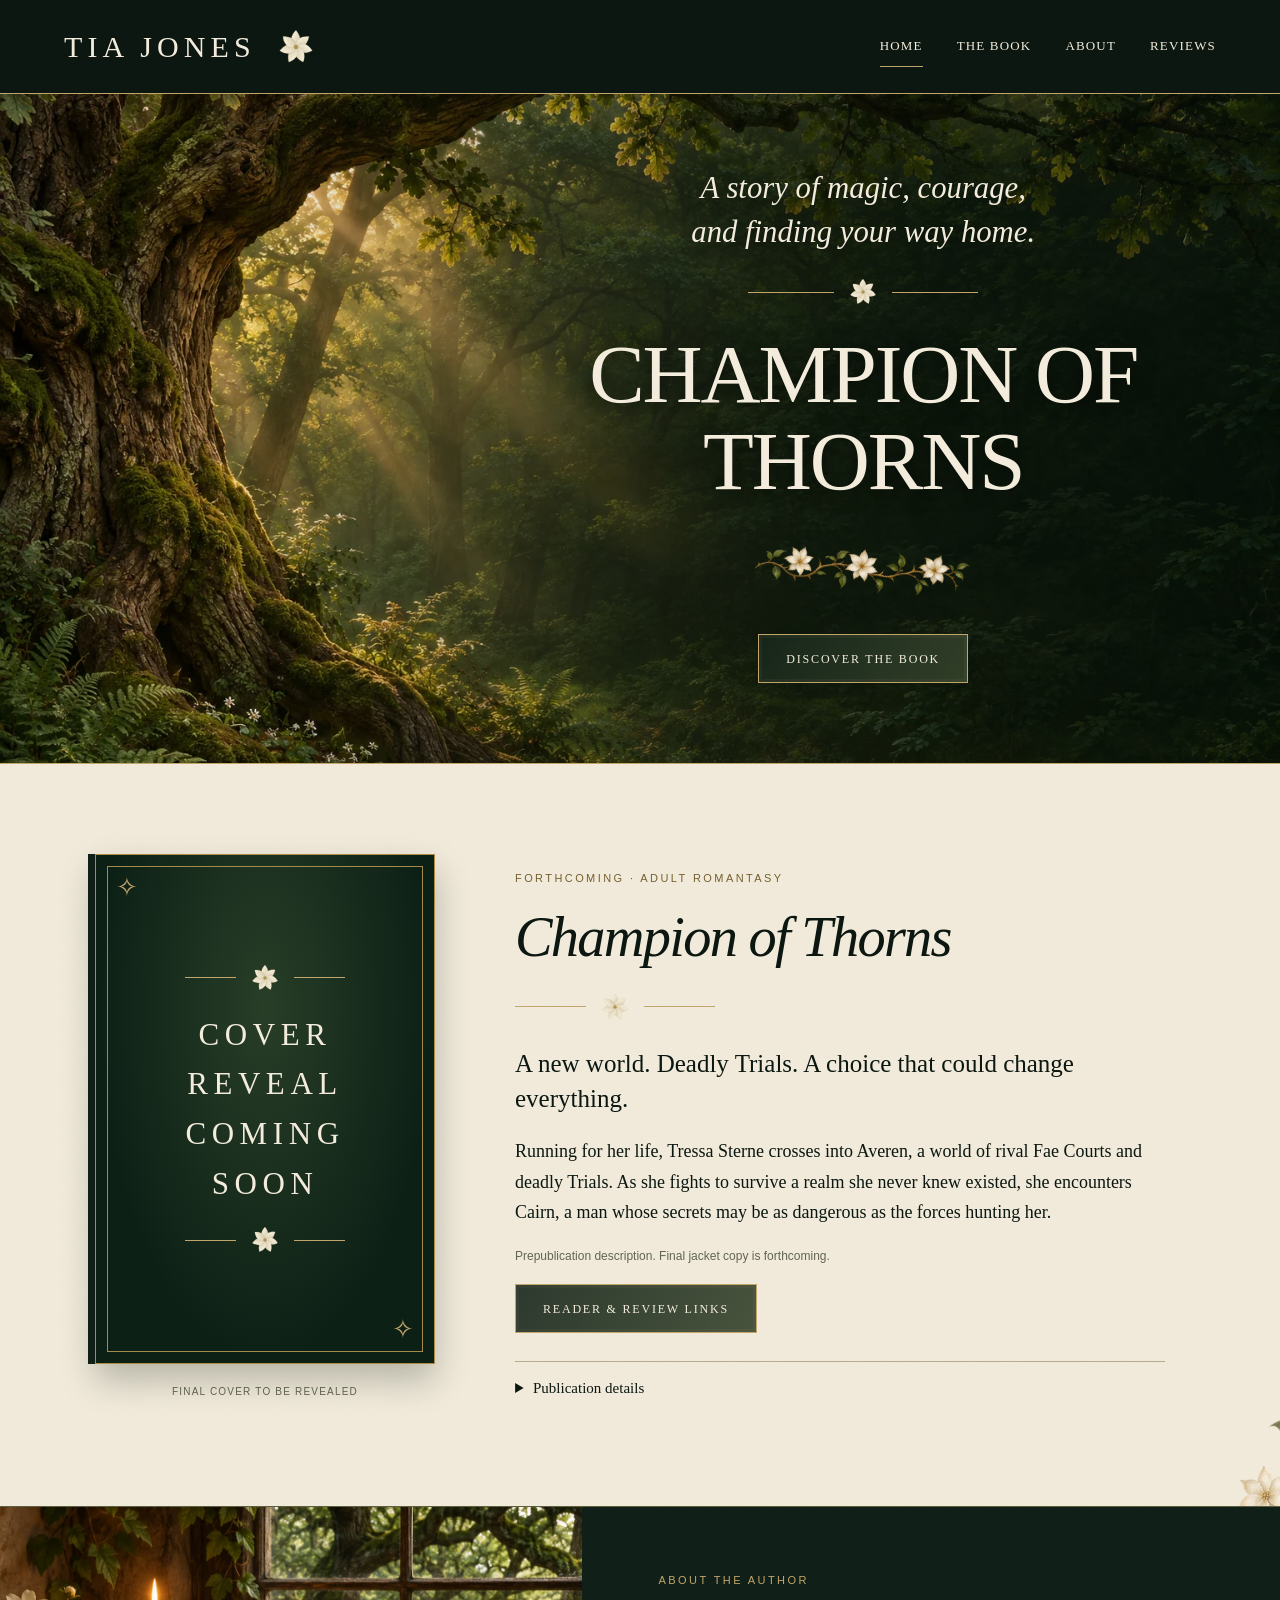
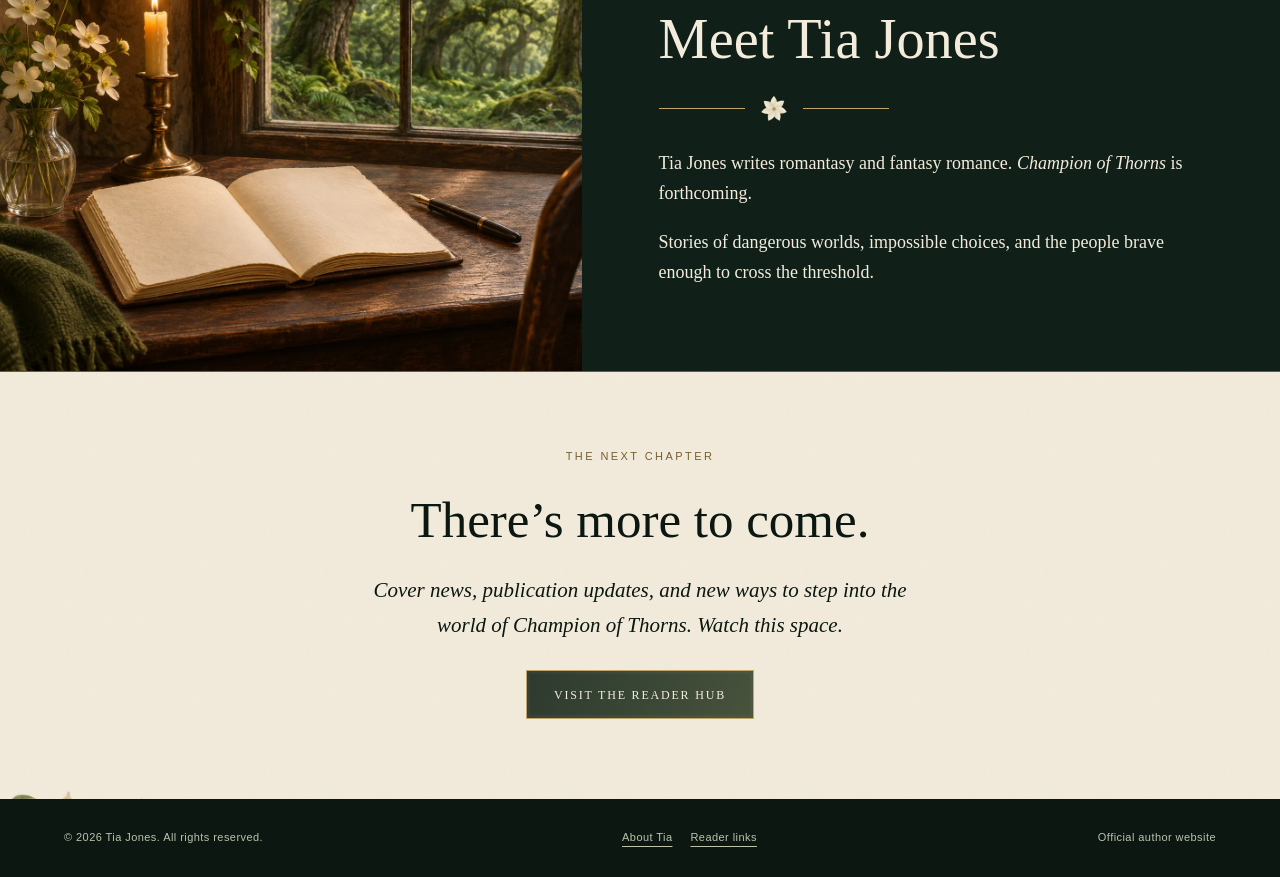
<file: index.html>
<!doctype html>
<html lang="en">
<head>
<meta charset="utf-8"><meta name="viewport" content="width=device-width,initial-scale=1">
<title>Tia Jones | Author of Champion of Thorns</title>
<meta name="description" content="Enter a world of rival Fae Courts, deadly Trials, and impossible choices. Discover Champion of Thorns, the forthcoming adult romantasy novel by Tia Jones.">
<link rel="canonical" href="https://tiajonesbooks.com/">
<link rel="icon" type="image/svg+xml" href="/assets/favicon.svg">
<link rel="stylesheet" href="/assets/site.css?v=20261113b">
<link rel="preload" as="image" href="/assets/enchanted-oak.webp">
<meta name="theme-color" content="#0b1710">
<meta property="og:title" content="Tia Jones | Champion of Thorns">
<meta property="og:description" content="A new world. Deadly Trials. A choice that could change everything.">
<meta property="og:type" content="website"><meta property="og:url" content="https://tiajonesbooks.com/">
<meta property="og:image" content="https://tiajonesbooks.com/assets/enchanted-oak.webp">
</head>
<body>
<a class="skip" href="#main">Skip to content</a>
<nav class="nav" aria-label="Main navigation"><a class="brand" href="/">TIA JONES<img src="/assets/flower.svg" width="36" height="36" alt=""></a><div class="links"><a href="/" aria-current="page">Home</a><a href="#champion-of-thorns">The book</a><a href="#about">About</a><a href="/reviews/">Reviews</a></div></nav>
<header class="hero"><div class="hero-content"><p class="tagline">A story of magic, courage,<br>and finding your way home.</p><div class="divider" aria-hidden="true"><img src="/assets/flower.svg" width="28" height="28" alt=""></div><h1>Champion of<span>Thorns</span></h1><img class="hero-branch" src="/assets/thorn-blossoms.webp" width="1774" height="887" alt=""><a class="button" href="#champion-of-thorns">Discover the book</a></div></header>
<main id="main">
<section class="paper" id="champion-of-thorns" aria-labelledby="book-heading"><img class="branch-corner" src="/assets/thorn-blossoms.webp" width="1774" height="887" loading="lazy" alt=""><div class="book"><div class="cover-wrap"><div class="cover" role="img" aria-label="Book cover placeholder. Cover reveal coming soon."><div class="divider" aria-hidden="true"><img src="/assets/flower.svg" width="28" height="28" alt=""></div><div class="cover-title">Cover<br>reveal<br>coming<br>soon</div><div class="divider" aria-hidden="true"><img src="/assets/flower.svg" width="28" height="28" alt=""></div></div><p class="cover-note">Final cover to be revealed</p></div>
<div class="book-copy"><p class="eyebrow">Forthcoming · Adult romantasy</p><h2 id="book-heading">Champion of Thorns</h2><div class="divider" aria-hidden="true"><img src="/assets/flower.svg" width="28" height="28" alt=""></div><p class="lede">A new world. Deadly Trials. A choice that could change everything.</p><p>Running for her life, Tressa Sterne crosses into Averen, a world of rival Fae Courts and deadly Trials. As she fights to survive a realm she never knew existed, she encounters Cairn, a man whose secrets may be as dangerous as the forces hunting her.</p><p class="fine">Prepublication description. Final jacket copy is forthcoming.</p><a class="button" href="/reviews/">Reader &amp; review links</a>
<details class="book-details"><summary>Publication details</summary><dl class="meta"><div><dt>Author</dt><dd>Tia Jones</dd></div><div><dt>Title</dt><dd>Champion of Thorns</dd></div><div><dt>Genre</dt><dd>Adult romantasy / fantasy romance</dd></div><div><dt>Language</dt><dd>English</dd></div><div><dt>Publication date</dt><dd>February 23, 2027 (tentative)</dd></div><div><dt>Status</dt><dd>Forthcoming</dd></div><div><dt>Publisher / imprint</dt><dd>To be announced</dd></div><div><dt>ISBN · Format · Page count</dt><dd>To be announced</dd></div></dl><p class="fine">Bibliographic details will be updated as the edition is finalized.</p></details>
</div></div></section>
<section class="about" id="about" aria-labelledby="about-heading"><img class="about-image" src="/assets/writers-window.webp" width="1536" height="1024" loading="lazy" alt="Atmospheric illustration of an open notebook beside a candlelit woodland window."><div class="about-copy"><p class="eyebrow">About the author</p><h2 id="about-heading">Meet Tia Jones</h2><div class="divider" aria-hidden="true"><img src="/assets/flower.svg" width="28" height="28" alt=""></div><p>Tia Jones writes romantasy and fantasy romance. <em>Champion of Thorns</em> is forthcoming.</p><p>Stories of dangerous worlds, impossible choices, and the people brave enough to cross the threshold.</p></div></section>
<section class="updates paper" aria-labelledby="updates-heading"><img class="branch-corner" src="/assets/thorn-blossoms.webp" width="1774" height="887" loading="lazy" alt=""><div class="inner"><p class="eyebrow">The next chapter</p><h2 id="updates-heading">There’s more to come.</h2><p>Cover news, publication updates, and new ways to step into the world of <em>Champion of Thorns</em>. Watch this space.</p><a class="button" href="/reviews/">Visit the reader hub</a></div></section>
</main>
<footer class="footer"><span>© 2026 Tia Jones. All rights reserved.</span><span><a href="#about">About Tia</a><a href="/reviews/">Reader links</a></span><span>Official author website</span></footer>
</body></html>
</file>
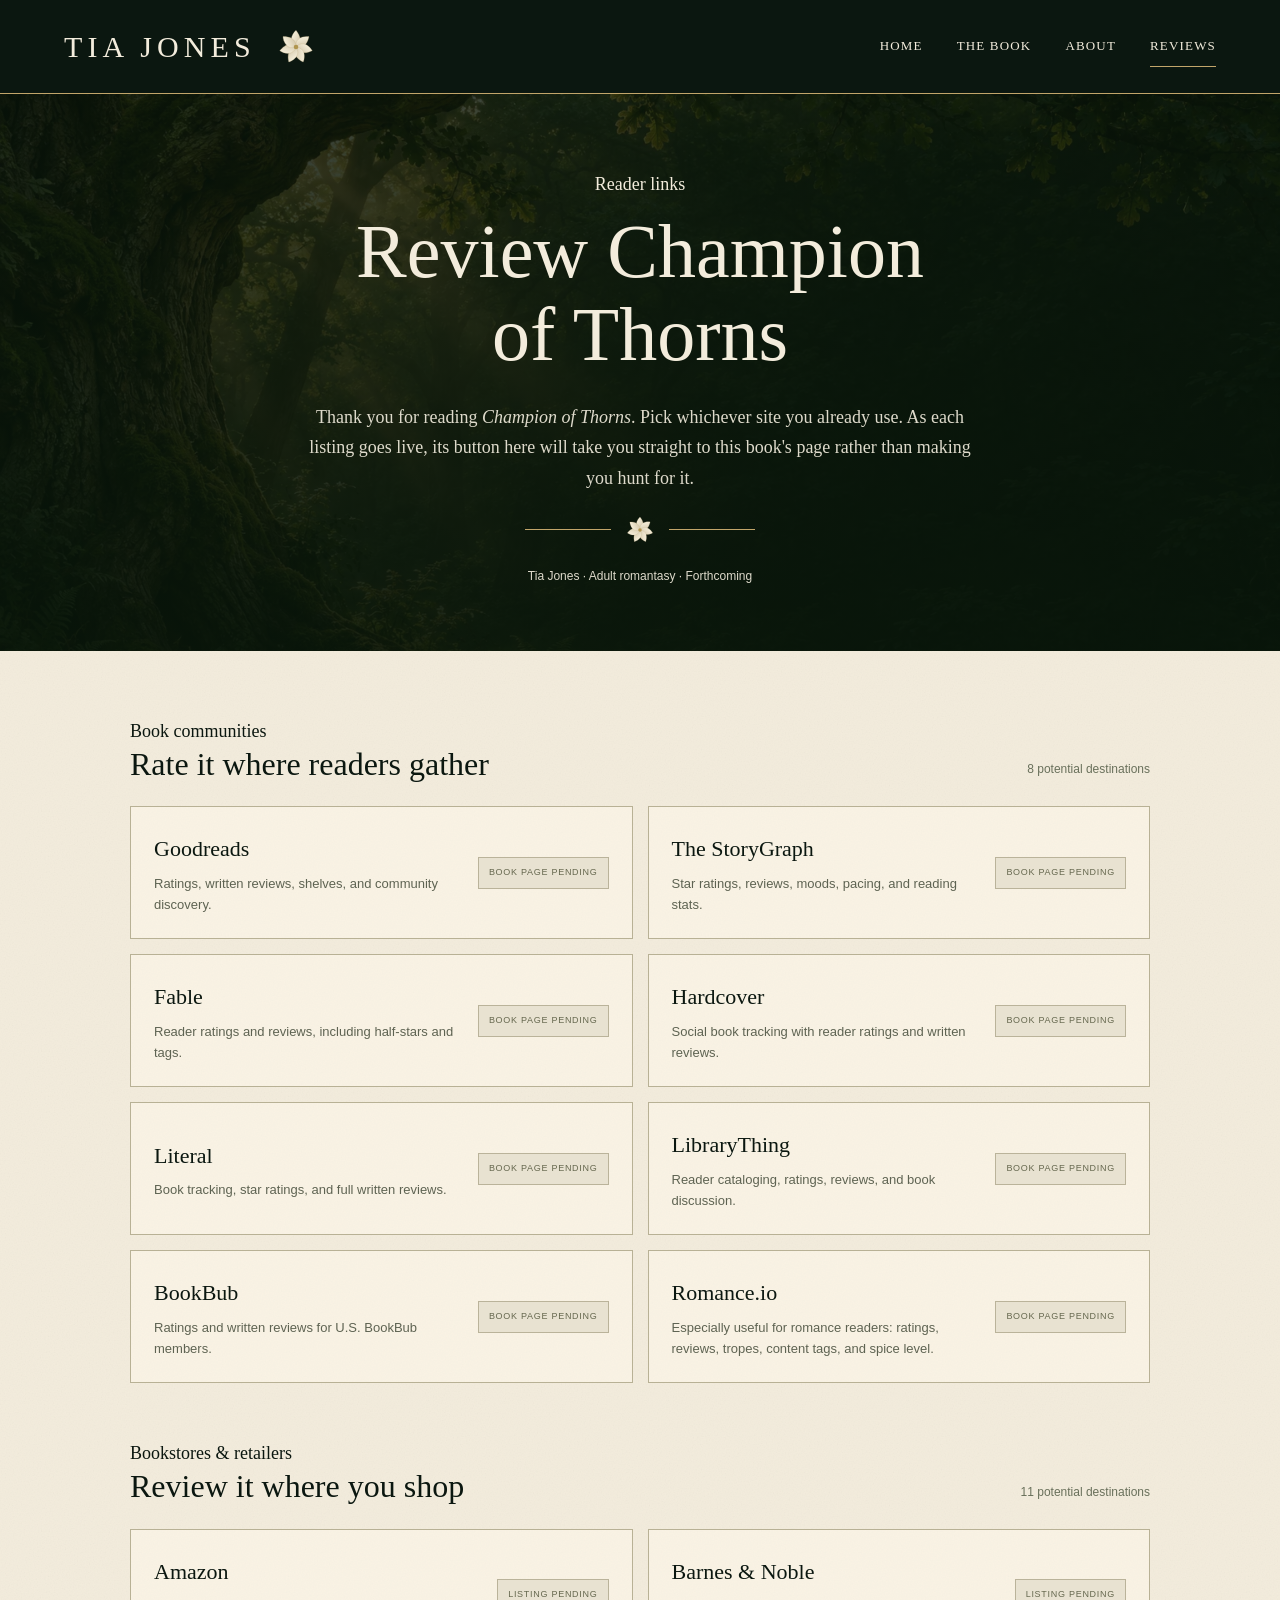
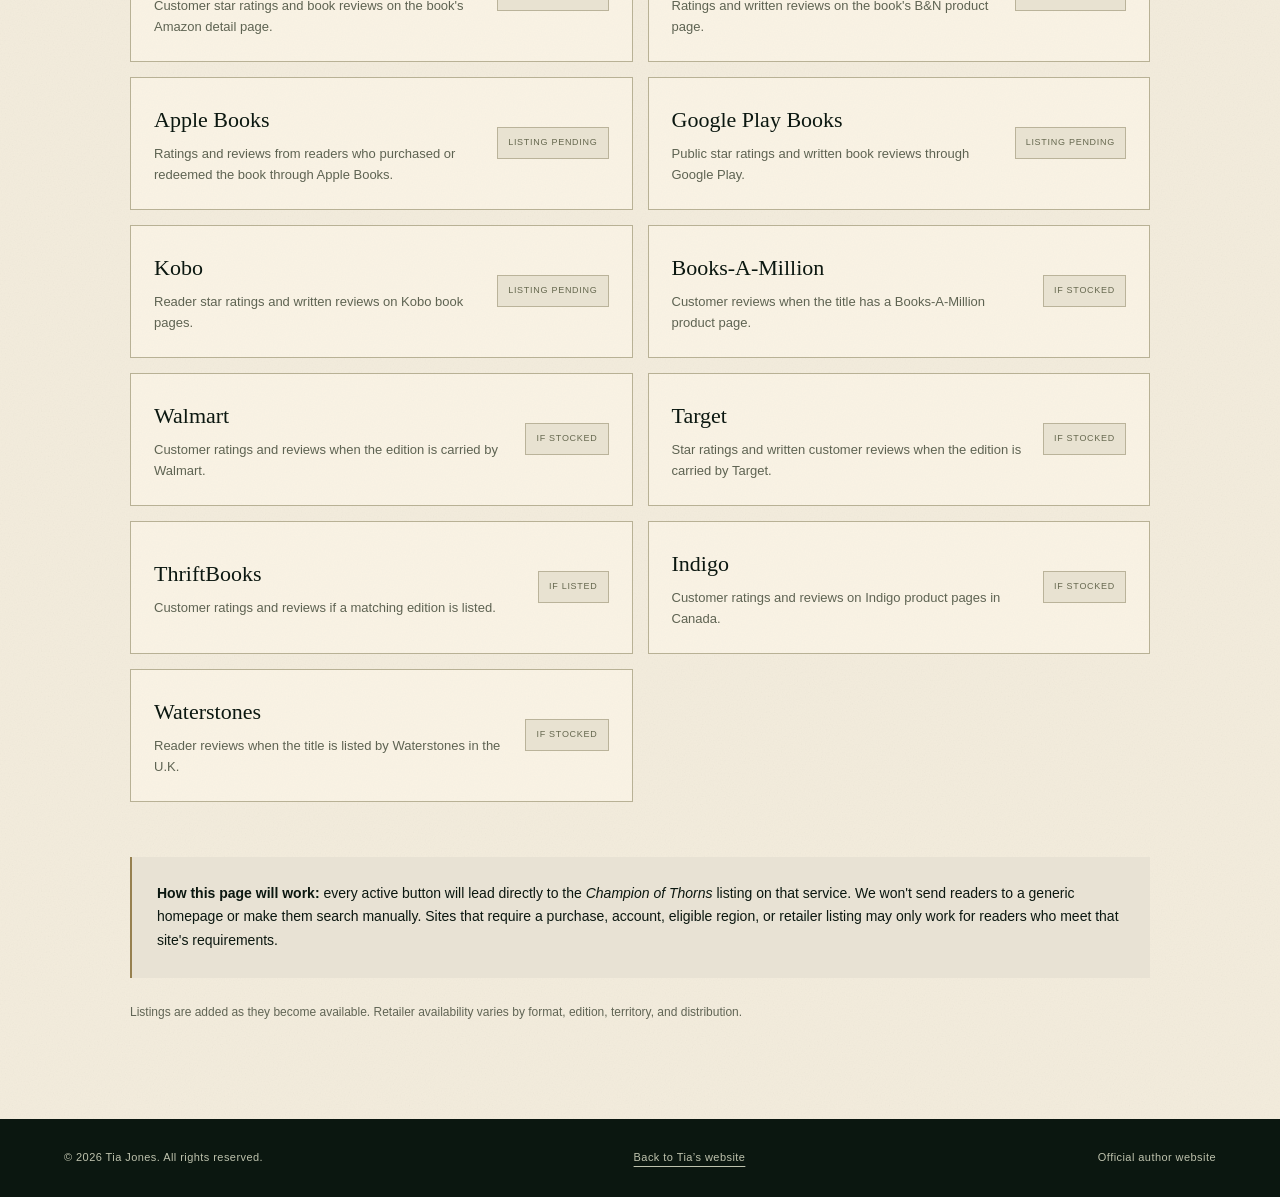
<file: reviews/index.html>
<!doctype html>
<html lang="en">
<head>
<meta charset="utf-8"><meta name="viewport" content="width=device-width,initial-scale=1">
<title>Review Champion of Thorns | Tia Jones</title>
<meta name="description" content="Direct links to rate and review Champion of Thorns by Tia Jones on reader communities and book retailers.">
<link rel="stylesheet" href="/assets/site.css?v=20261113b"><link rel="icon" type="image/svg+xml" href="/assets/favicon.svg"><link rel="canonical" href="https://tiajonesbooks.com/reviews/"><meta name="theme-color" content="#0b1710">
</head>
<body>
<a class="skip" href="#main">Skip to content</a><nav class="nav" aria-label="Main navigation"><a class="brand" href="/">TIA JONES<img src="/assets/flower.svg" width="36" height="36" alt=""></a><div class="links"><a href="/">Home</a><a href="/#champion-of-thorns">The book</a><a href="/#about">About</a><a href="/reviews/" aria-current="page">Reviews</a></div></nav>
<main id="main"><header class="review-hero">
<div class="kicker">Reader links</div>
<h1>Review Champion<br>of Thorns</h1>
<p class="intro">Thank you for reading <em>Champion of Thorns</em>. Pick whichever site you already use. As each listing goes live, its button here will take you straight to this book's page rather than making you hunt for it.</p>
<div class="divider" aria-hidden="true"><img src="/assets/flower.svg" width="28" height="28" alt=""></div><p class="fine">Tia Jones · Adult romantasy · Forthcoming</p></header><div class="paper"><div class="review-content">

<section class="section">
<div class="section-head"><div><div class="kicker">Book communities</div><h2>Rate it where readers gather</h2></div><p>8 potential destinations</p></div>
<div class="grid">
<section class="card pending"><div><h3>Goodreads</h3><p>Ratings, written reviews, shelves, and community discovery.</p></div><span class="btn">Book page pending</span></section>
<section class="card pending"><div><h3>The StoryGraph</h3><p>Star ratings, reviews, moods, pacing, and reading stats.</p></div><span class="btn">Book page pending</span></section>
<section class="card pending"><div><h3>Fable</h3><p>Reader ratings and reviews, including half-stars and tags.</p></div><span class="btn">Book page pending</span></section>
<section class="card pending"><div><h3>Hardcover</h3><p>Social book tracking with reader ratings and written reviews.</p></div><span class="btn">Book page pending</span></section>
<section class="card pending"><div><h3>Literal</h3><p>Book tracking, star ratings, and full written reviews.</p></div><span class="btn">Book page pending</span></section>
<section class="card pending"><div><h3>LibraryThing</h3><p>Reader cataloging, ratings, reviews, and book discussion.</p></div><span class="btn">Book page pending</span></section>
<section class="card pending"><div><h3>BookBub</h3><p>Ratings and written reviews for U.S. BookBub members.</p></div><span class="btn">Book page pending</span></section>
<section class="card pending"><div><h3>Romance.io</h3><p>Especially useful for romance readers: ratings, reviews, tropes, content tags, and spice level.</p></div><span class="btn">Book page pending</span></section>
</div>
</section>

<section class="section">
<div class="section-head"><div><div class="kicker">Bookstores & retailers</div><h2>Review it where you shop</h2></div><p>11 potential destinations</p></div>
<div class="grid">
<section class="card pending"><div><h3>Amazon</h3><p>Customer star ratings and book reviews on the book's Amazon detail page.</p></div><span class="btn">Listing pending</span></section>
<section class="card pending"><div><h3>Barnes & Noble</h3><p>Ratings and written reviews on the book's B&amp;N product page.</p></div><span class="btn">Listing pending</span></section>
<section class="card pending"><div><h3>Apple Books</h3><p>Ratings and reviews from readers who purchased or redeemed the book through Apple Books.</p></div><span class="btn">Listing pending</span></section>
<section class="card pending"><div><h3>Google Play Books</h3><p>Public star ratings and written book reviews through Google Play.</p></div><span class="btn">Listing pending</span></section>
<section class="card pending"><div><h3>Kobo</h3><p>Reader star ratings and written reviews on Kobo book pages.</p></div><span class="btn">Listing pending</span></section>
<section class="card pending"><div><h3>Books-A-Million</h3><p>Customer reviews when the title has a Books-A-Million product page.</p></div><span class="btn">If stocked</span></section>
<section class="card pending"><div><h3>Walmart</h3><p>Customer ratings and reviews when the edition is carried by Walmart.</p></div><span class="btn">If stocked</span></section>
<section class="card pending"><div><h3>Target</h3><p>Star ratings and written customer reviews when the edition is carried by Target.</p></div><span class="btn">If stocked</span></section>
<section class="card pending"><div><h3>ThriftBooks</h3><p>Customer ratings and reviews if a matching edition is listed.</p></div><span class="btn">If listed</span></section>
<section class="card pending"><div><h3>Indigo</h3><p>Customer ratings and reviews on Indigo product pages in Canada.</p></div><span class="btn">If stocked</span></section>
<section class="card pending"><div><h3>Waterstones</h3><p>Reader reviews when the title is listed by Waterstones in the U.K.</p></div><span class="btn">If stocked</span></section>
</div>
</section>

<div class="notice"><strong>How this page will work:</strong> every active button will lead directly to the <em>Champion of Thorns</em> listing on that service. We won't send readers to a generic homepage or make them search manually. Sites that require a purchase, account, eligible region, or retailer listing may only work for readers who meet that site's requirements.</div>
<p class="fine">Listings are added as they become available. Retailer availability varies by format, edition, territory, and distribution.</p>
</div></div></main>
<footer class="footer"><span>© 2026 Tia Jones. All rights reserved.</span><a href="/">Back to Tia’s website</a><span>Official author website</span></footer>
</body>
</html>
</file>
<file: assets/site.css>
:root{--ink:#0b1710;--forest:#102018;--cream:#f3ecdc;--gold:#c2a56a;--muted:#c5c4ad;--line:#4a553e}*{box-sizing:border-box}html{scroll-behavior:smooth;scroll-padding-top:100px}body{margin:0;background:var(--ink);color:var(--cream);font:18px/1.7 Georgia,'Times New Roman',serif}img{max-width:100%;display:block}a{color:inherit}button,input{font:inherit}a:focus-visible,summary:focus-visible{outline:3px solid var(--gold);outline-offset:7px}a{text-underline-offset:5px}.skip{position:fixed;z-index:100;top:8px;left:8px;padding:10px;background:var(--cream);color:var(--ink);transform:translateY(-150%)}.skip:focus{transform:none}.nav{position:relative;z-index:10;min-height:94px;display:flex;align-items:center;justify-content:space-between;gap:24px;padding:18px max(5vw,24px);background:var(--ink);border-bottom:1px solid var(--gold)}.brand{display:flex;gap:22px;align-items:center;text-decoration:none;white-space:nowrap;font-size:30px;letter-spacing:.17em;line-height:1}.brand img{width:36px}.links{display:flex;gap:34px;font:13px/1.5 Georgia,serif;letter-spacing:.09em;text-transform:uppercase}.links a{text-decoration:none;padding:10px 0;border-bottom:1px solid transparent}.links a:hover,.links a[aria-current=page]{border-color:var(--gold)}h1,h2,h3,p{margin-top:0}h1,h2,h3{font-weight:400}h2{font-size:clamp(38px,4.4vw,64px);line-height:1.12;margin-bottom:24px}.eyebrow{font:11px/1.6 Arial,sans-serif;letter-spacing:.22em;text-transform:uppercase;color:var(--gold);margin:0 0 18px}.hero{position:relative;isolation:isolate;min-height:670px;display:flex;align-items:center;justify-content:flex-end;padding:70px 6vw 78px;background:#101b10 url('/assets/enchanted-oak.webp') center 47%/cover no-repeat;border-bottom:1px solid var(--gold);overflow:hidden}.hero:before{content:'';position:absolute;z-index:-1;inset:0;background:linear-gradient(90deg,transparent 15%,#05110933 40%,#05110980 100%)}.hero-content{width:min(680px,61%);text-align:center}.hero .tagline{font-size:clamp(21px,2.4vw,31px);font-style:italic;line-height:1.45;max-width:540px;margin:0 auto 23px;text-wrap:balance}.hero h1{font-size:clamp(56px,6.5vw,94px);line-height:1.04;letter-spacing:-.025em;text-transform:uppercase;text-shadow:0 2px 20px #0008;margin:25px 0 14px}.hero h1 span{display:block}.divider{display:flex;align-items:center;justify-content:center;gap:15px;width:230px;max-width:100%;margin:22px auto}.divider:before,.divider:after{content:'';height:1px;flex:1;background:var(--gold)}.divider img{width:28px;height:28px}.hero-branch{width:260px;margin:0 auto 16px;transform:rotate(26deg);height:100px;object-fit:contain}.button{display:inline-flex;align-items:center;justify-content:center;min-height:49px;padding:13px 27px;border:1px solid var(--gold);background:linear-gradient(120deg,#17261be6,#35432be6);color:var(--cream);font:12px/1.5 Georgia,serif;letter-spacing:.15em;text-transform:uppercase;text-decoration:none;box-shadow:inset 0 0 0 3px #c2a56a10;transition:background .2s,transform .2s}.button:hover{background:#405334;transform:translateY(-2px)}.paper{background:var(--cream) url('/assets/paper.svg');color:var(--ink);position:relative;isolation:isolate;overflow:hidden}.book{display:grid;grid-template-columns:340px 1fr;gap:80px;max-width:1160px;margin:auto;padding:90px 35px 88px;align-items:center}.book-copy{max-width:650px}.paper .eyebrow{color:#75602f}.book h2{font-style:italic;letter-spacing:-.03em}.book .lede{font-size:25px;line-height:1.4;margin-bottom:20px}.book p{margin-bottom:18px}.book .divider{margin:15px 0 25px;width:200px}.fine{font:12px/1.7 Arial,sans-serif;color:#616555}.cover-wrap{text-align:center}.cover{aspect-ratio:2/3;background:radial-gradient(ellipse at 50% 30%,#283e27,#0d2016 70%);border:1px solid #aa8b47;box-shadow:-7px 0 0 #102017,0 16px 32px #17201644;position:relative;display:flex;flex-direction:column;justify-content:center;padding:34px;color:var(--cream);outline:1px solid #a58b49;outline-offset:-13px}.cover:before,.cover:after{content:'✧';position:absolute;color:var(--gold);font-size:26px}.cover:before{top:11px;left:20px}.cover:after{bottom:11px;right:20px}.cover-title{font-size:31px;line-height:1.6;letter-spacing:.18em;text-transform:uppercase;margin:18px 0}.cover .divider{margin:0 auto;width:160px}.cover-note{font:10px/1.6 Arial,sans-serif;letter-spacing:.12em;text-transform:uppercase;margin:20px 0 0;color:#63664f}.branch-corner{height:auto;position:absolute;z-index:-1;pointer-events:none;width:360px;opacity:.72;right:-170px;bottom:-80px;transform:rotate(-42deg)}.book-details{margin-top:28px;border-top:1px solid #b7aa8a;padding-top:14px;font-size:15px}.book-details summary{cursor:pointer;list-style-position:outside;margin-left:18px}.meta{display:grid;grid-template-columns:1fr 1fr;gap:16px 25px;margin:24px 0 0}.meta dt{font:10px/1.6 Arial,sans-serif;letter-spacing:.1em;text-transform:uppercase;color:#70603b}.meta dd{margin:3px 0 0;font-size:14px}.about{display:grid;grid-template-columns:1fr 1.2fr;background:var(--forest);border-top:1px solid #5c603e;border-bottom:1px solid #5c603e;min-height:410px}.about-image{width:100%;height:100%;object-fit:cover;min-height:410px}.about-copy{padding:65px clamp(30px,6vw,100px);align-self:center}.about-copy p{max-width:550px;margin-bottom:18px}.about .divider{margin:18px 0 25px}.about .fine{color:#b5bba8}.updates{text-align:center;padding:76px 24px 80px}.updates .inner{position:relative;max-width:690px;margin:auto;z-index:1}.updates h2{font-size:clamp(34px,4vw,51px)}.updates p{max-width:580px;margin:0 auto 26px;font-style:italic;font-size:21px}.updates .branch-corner{left:-150px;right:auto;bottom:-140px;width:430px;transform:rotate(25deg)}.footer{display:flex;justify-content:space-between;align-items:center;gap:22px;padding:30px max(5vw,24px);color:#bec2ad;font:11px/1.6 Arial,sans-serif;letter-spacing:.04em}.footer a{margin-left:18px}.review-hero{padding:75px 24px 65px;text-align:center;background:linear-gradient(#08150ac9,#08150aeb),url('/assets/enchanted-oak.webp') center 40%/cover}.review-hero h1{font-size:clamp(43px,6vw,76px);line-height:1.1;max-width:800px;margin:10px auto 25px}.review-hero p{max-width:680px;margin:0 auto;color:#dedacb}.review-content{max-width:1080px;margin:auto;padding:65px 30px 85px}.section{margin:0 0 55px}.section-head{display:flex;align-items:end;justify-content:space-between;gap:20px;margin-bottom:24px}.section-head h2{font-size:32px;margin:0}.section-head p{font:12px Arial,sans-serif;color:#69705b;margin:0 0 6px}.section-head .eyebrow{margin-bottom:6px}.grid{display:grid;grid-template-columns:1fr 1fr;gap:15px}.card{padding:23px;border:1px solid #b8b195;background:#fff9ec77;display:flex;justify-content:space-between;gap:18px;align-items:center}.card h3{font-size:22px;margin:0 0 6px}.card p{font:13px/1.6 Arial,sans-serif;color:#5e6352;margin:0}.btn{font:9px/1.5 Arial,sans-serif;text-transform:uppercase;letter-spacing:.08em;white-space:nowrap;color:#66684f;background:#e8e2d1;padding:8px 10px;border:1px solid #bab39a}.notice{padding:25px;border-left:2px solid #96804f;background:#e8e2d4;font:14px/1.7 Arial,sans-serif}.review-content>.fine{margin-top:24px}@media(min-width:1600px){.hero{min-height:760px}.hero-content{margin-right:4vw}}@media(max-width:900px){.nav{padding:20px 25px;min-height:82px}.brand{font-size:25px;gap:14px}.brand img{width:30px}.links{gap:20px;font-size:11px}.hero{min-height:600px;padding:65px 5vw}.hero-content{width:66%}.hero h1{font-size:clamp(51px,7.5vw,68px)}.book{gap:40px;grid-template-columns:270px 1fr;padding:65px 30px}.cover-title{font-size:25px}.about-copy{padding:40px 30px}.about-image{min-height:380px}.grid{grid-template-columns:1fr}.section-head{align-items:start}}@media(max-width:620px){html{scroll-padding-top:20px}.nav{flex-direction:column;gap:10px;padding:20px 15px 12px;min-height:110px}.brand{font-size:25px}.brand img{width:26px}.links{gap:26px;font-size:10px}.hero{min-height:640px;padding:62px 22px 60px;background-position:38% center}.hero:before{background:#06150b88}.hero-content{width:100%;max-width:430px;margin:auto}.hero .tagline{font-size:24px;max-width:330px}.hero h1{font-size:clamp(48px,12vw,67px);margin:28px 0 12px}.hero-branch{width:230px}.button{font-size:11px;padding:14px 20px}.book{display:flex;flex-direction:column;gap:45px;padding:62px 25px}.cover-wrap{width:250px;max-width:85%}.cover{padding:25px}.cover-title{font-size:25px}.book h2{font-size:44px}.book .lede{font-size:23px}.meta{grid-template-columns:1fr}.about{display:block}.about-image{min-height:0;height:270px;object-position:center 65%}.about-copy{padding:48px 25px}.about h2{font-size:42px}.updates{padding:60px 25px}.updates p{font-size:19px}.updates .branch-corner{opacity:.28}.footer{flex-direction:column;text-align:center;padding:28px 20px;gap:12px}.footer a{margin:0 10px}.review-hero{padding:55px 25px}.review-content{padding:45px 20px 55px}.section-head{display:block}.section-head p{margin-top:12px}.card{align-items:flex-start;flex-direction:column;gap:13px}.card .btn{align-self:flex-start}.section-head h2{font-size:29px}}@media(prefers-reduced-motion:reduce){html{scroll-behavior:auto}.button{transition:none}.button:hover{transform:none}}

.skip:not(:focus){clip-path:inset(50%);height:1px;width:1px;overflow:hidden;white-space:nowrap}.updates .eyebrow{font:11px/1.6 Arial,sans-serif;font-style:normal}
</file>
